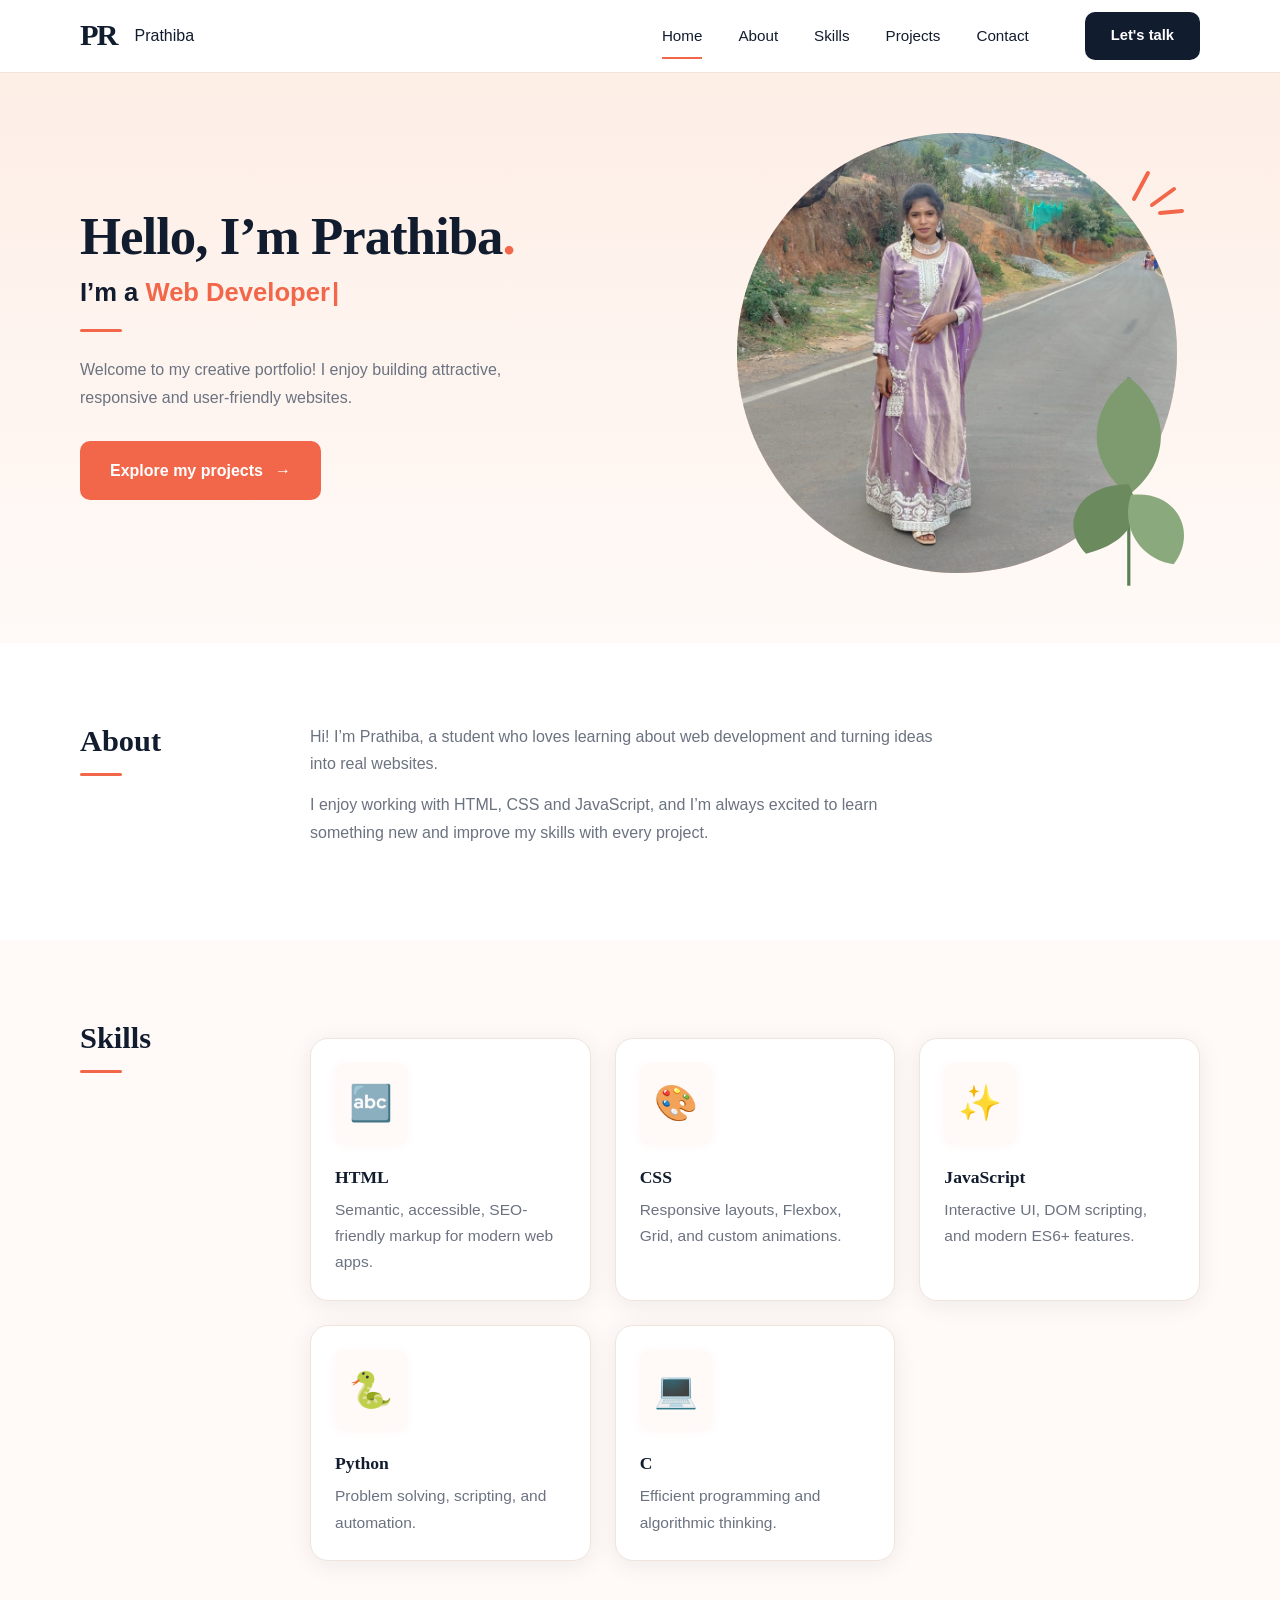
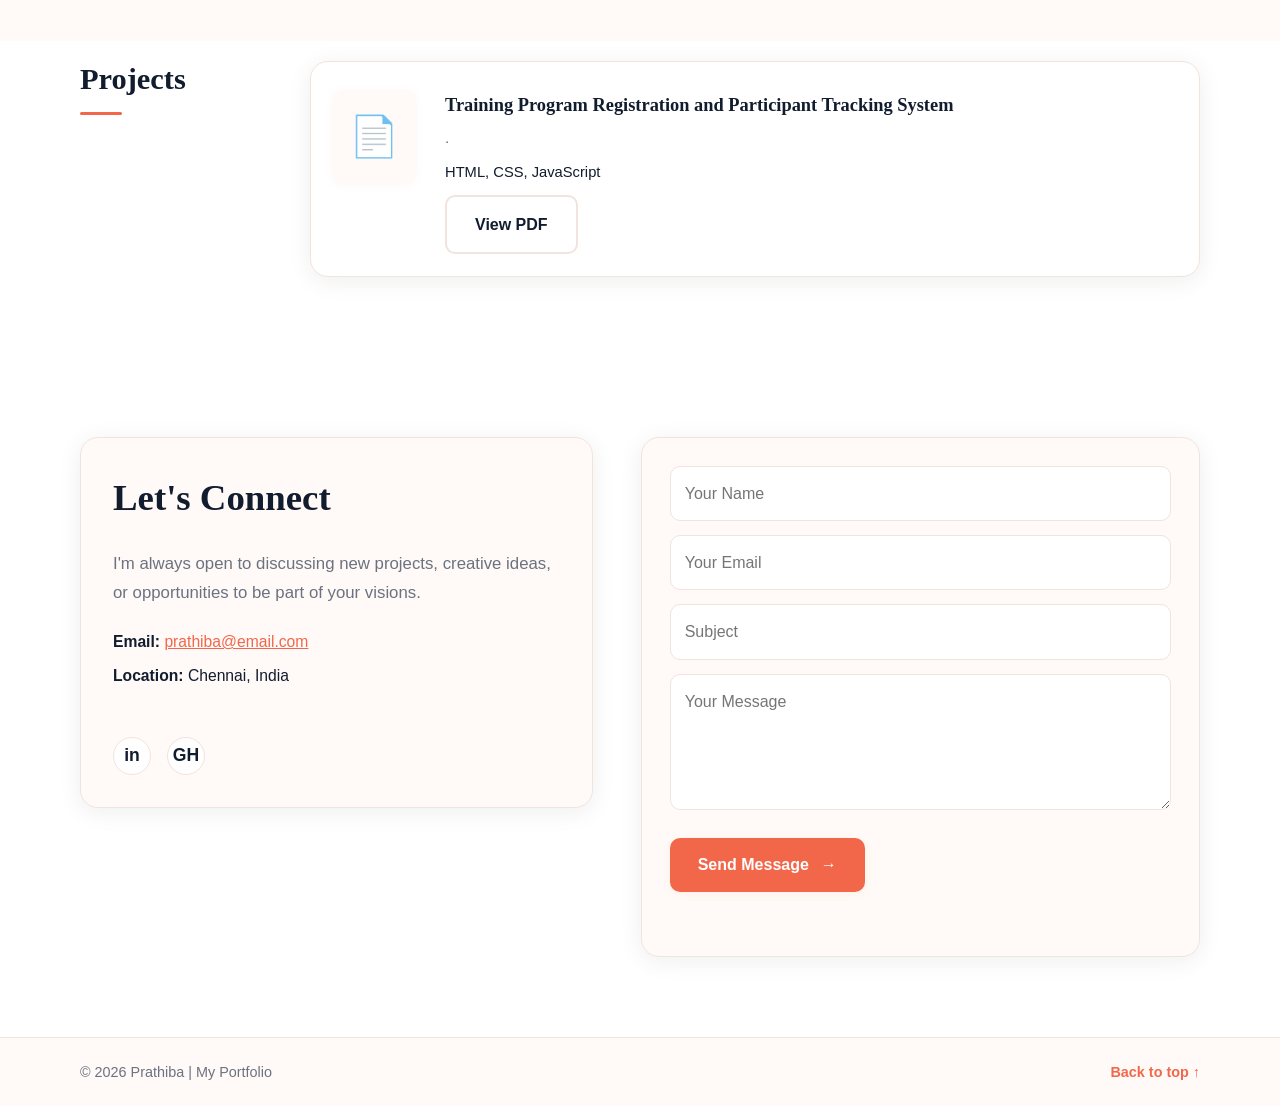
<file: portfolio/index.html>
<!DOCTYPE html>
<html lang="en">
<head>
    <meta charset="UTF-8">
    <meta name="viewport" content="width=device-width, initial-scale=1.0">
    <meta name="description" content="Prathiba's student portfolio">
    <title>Prathiba | Portfolio</title>
    <link rel="stylesheet" href="style.css">
    <script src="script.js" defer></script>
</head>
<body>

<header class="header" id="topbar">
    <nav class="navbar container">
        <a href="#home" class="brand"><span class="logo">PR</span><span class="brand-name">Prathiba</span></a>

        <button class="menu-toggle" id="menuToggle" aria-label="Open menu" aria-expanded="false">☰</button>

        <ul class="nav-links" id="navLinks">
            <li><a href="#home" class="active">Home</a></li>
            <li><a href="#about">About</a></li>
            <li><a href="#skills">Skills</a></li>
            <li><a href="#projects">Projects</a></li>
            <li><a href="#contact">Contact</a></li>
        </ul>

        <a href="#contact" class="talk-btn">Let's talk</a>
    </nav>
</header>

<main>
    <!-- HOME -->
    <section class="hero" id="home">
        <div class="container hero-grid">
            <div class="hero-text">
                <h1>Hello, I’m Prathiba<span class="dot">.</span></h1>
                <h2 class="typing-line">I’m a <span class="typing-text"></span><span class="cursor">|</span></h2>
                <span class="accent-line"></span>
                <p>Welcome to my creative portfolio! I enjoy building attractive, responsive and user-friendly websites.</p>
                <a href="#projects" class="btn">Explore my projects <span>→</span></a>
            </div>

            <div class="hero-photo">
                <div class="photo-circle">
                    <img id="profilePhoto" alt="Photo of Prathiba" style="visibility:hidden">
                </div>
                <svg class="rays" viewBox="0 0 60 60" aria-hidden="true">
                    <path d="M8 40 L22 14 M26 46 L48 30 M34 54 L56 52" stroke="#f2674a" stroke-width="4" stroke-linecap="round" fill="none"/>
                </svg>
                <svg class="leaf" viewBox="0 0 140 220" aria-hidden="true">
                    <path d="M70 215 C70 150 70 100 70 20" stroke="#5d7f55" stroke-width="3" fill="none"/>
                    <path d="M70 20 C30 50 30 100 70 130 C110 100 110 50 70 20Z" fill="#7d9b6f"/>
                    <path d="M70 120 C20 120 5 160 30 185 C70 175 85 150 70 120Z" fill="#6b8a5e"/>
                    <path d="M72 130 C115 125 135 165 112 195 C80 190 62 160 72 130Z" fill="#8aa97c"/>
                </svg>
            </div>
        </div>
    </section>

    <!-- ABOUT -->
    <section class="section about" id="about">
        <div class="container split">
            <div class="split-head"><h2>About</h2><span class="accent-line"></span></div>
            <div class="about-text reveal">
                <p>Hi! I’m Prathiba, a student who loves learning about web development and turning ideas into real websites.</p>
                <p>I enjoy working with HTML, CSS and JavaScript, and I’m always excited to learn something new and improve my skills with every project.</p>
            </div>
        </div>
    </section>

    <!-- SKILLS -->
    <section class="section skills" id="skills">
        <div class="container split">
            <div class="split-head"><h2>Skills</h2><span class="accent-line"></span></div>
            <div class="skills-grid">
                <div class="skill-card reveal html">
                    <div class="skill-icon">🔤</div>
                    <div class="skill-info">
                        <h3>HTML</h3>
                        <p>Semantic, accessible, SEO-friendly markup for modern web apps.</p>
                    </div>
                </div>
                <div class="skill-card reveal css">
                    <div class="skill-icon">🎨</div>
                    <div class="skill-info">
                        <h3>CSS</h3>
                        <p>Responsive layouts, Flexbox, Grid, and custom animations.</p>
                    </div>
                </div>
                <div class="skill-card reveal js">
                    <div class="skill-icon">✨</div>
                    <div class="skill-info">
                        <h3>JavaScript</h3>
                        <p>Interactive UI, DOM scripting, and modern ES6+ features.</p>
                    </div>
                </div>
                <div class="skill-card reveal python">
                    <div class="skill-icon">🐍</div>
                    <div class="skill-info">
                        <h3>Python</h3>
                        <p>Problem solving, scripting, and automation.</p>
                    </div>
                </div>
                <div class="skill-card reveal c">
                    <div class="skill-icon">💻</div>
                    <div class="skill-info">
                        <h3>C</h3>
                        <p>Efficient programming and algorithmic thinking.</p>
                    </div>
                </div>
                <!-- Add more skill cards as needed -->
            </div>
        </div>
    </section>

    <!-- PROJECTS -->
    <section class="section projects" id="projects">
        <div class="container split">
            <div class="split-head"><h2>Projects</h2><span class="accent-line"></span></div>
            <div class="project-cards">
                <!-- Example project card with PDF placeholder -->
                <article class="project-card reveal">
                    <div class="project-icon">📄</div>
                    <div class="project-info">
                        <h3>Training Program Registration and Participant Tracking System</h3>
                        <p>.</p>
                        <div class="project-tech">HTML, CSS, JavaScript</div>
                        <div class="project-links">
                            <a href="./pdfs/my-project.pdf" class="btn ghost" target="_blank" rel="noopener noreferrer">View PDF</a>
                        </div>
                    </div>
                </article>
                <!-- Add more project cards as you add PDFs -->
            </div>
        </div>
    </section>

    <!-- CONTACT -->
    <section class="section contact" id="contact">
        <div class="container contact-split">
            <div class="contact-left reveal">
                <h2>Let's Connect</h2>
                <p class="contact-desc">I'm always open to discussing new projects, creative ideas, or opportunities to be part of your visions.</p>
                <ul class="contact-details">
                    <li><strong>Email:</strong> <a href="mailto:prathiba@email.com">prathiba@email.com</a></li>
                    <li><strong>Location:</strong> Chennai, India</li>
                </ul>
                <div class="contact-socials">
                    <a href="#" aria-label="LinkedIn" class="social-link"><span>in</span></a>
                    <a href="#" aria-label="GitHub" class="social-link"><span>GH</span></a>
                    <!-- Add more social links as needed -->
                </div>
            </div>
            <div class="contact-right">
                <form class="contact-form reveal" id="contact-form">
                    <div class="form-group">
                        <input type="text" id="name" name="name" placeholder="Your Name" aria-label="Your name" required>
                    </div>
                    <div class="form-group">
                        <input type="email" id="email" name="email" placeholder="Your Email" aria-label="Your email" required>
                    </div>
                    <div class="form-group">
                        <input type="text" id="subject" name="subject" placeholder="Subject" aria-label="Subject" required>
                    </div>
                    <div class="form-group">
                        <textarea id="message" name="message" rows="4" placeholder="Your Message" aria-label="Your message" required></textarea>
                    </div>
                    <button class="btn send-btn" type="submit">Send Message <span>→</span></button>
                    <p id="form-message" role="status"></p>
                </form>
            </div>
        </div>
    </section>
</main>

<footer class="footer">
    <div class="container footer-row">
        <p>© <span id="year"></span> Prathiba | My Portfolio</p>
        <a href="#home">Back to top ↑</a>
    </div>
</footer>

<button class="back-to-top" aria-label="Back to top">↑</button>

</body>
</html>
</file>
<file: portfolio/style.css>
:root {
    --coral: #f2674a;
    --coral-dark: #e0523a;
    --peach: #fdeee6;
    --cream: #fffaf7;
    --navy: #111c2e;
    --muted: #6b7280;
    --border: #f0e4dc;
}

* { margin: 0; padding: 0; box-sizing: border-box; scroll-behavior: smooth; }

body {
    font-family: "Segoe UI", Arial, sans-serif;
    color: var(--navy);
    background: #fff;
    line-height: 1.7;
}

a { color: inherit; text-decoration: none; }
button { font: inherit; }
ul { list-style: none; }

.container { width: min(1120px, 90%); margin: 0 auto; }
.section { padding: 80px 0; scroll-margin-top: 72px; }

h1, h2, h3 { font-family: Georgia, "Times New Roman", serif; }
h2 { font-size: clamp(1.8rem, 3vw, 2.3rem); line-height: 1.2; }

.accent-line {
    display: block;
    width: 42px;
    height: 3px;
    border-radius: 3px;
    background: var(--coral);
    margin-top: 14px;
}

/* ===== HEADER ===== */
.header {
    transition: box-shadow 0.3s;
    position: sticky;
    top: 0;
    z-index: 100;
    background: #fff;
    border-bottom: 1px solid var(--border);
}

.navbar {
    min-height: 72px;
    display: flex;
    align-items: center;
    justify-content: space-between;
    gap: 20px;
}

.brand { display: flex; align-items: center; gap: 18px; }
.logo { font-family: Georgia, serif; font-size: 1.9rem; font-weight: bold; letter-spacing: -2px; }
.brand-name { font-weight: 500; }

.nav-links { display: flex; gap: 36px; margin-left: auto; margin-right: 36px; }

.nav-links a {
    position: relative;
    display: inline-block;
    padding: 6px 0;
    font-weight: 500;
    font-size: 0.95rem;
}

.nav-links a::after {
    content: "";
    position: absolute;
    left: 0; bottom: -4px;
    width: 100%; height: 2px;
    background: var(--coral);
    transform: scaleX(0);
    transition: transform 0.2s;
}

.nav-links a:hover::after,
.nav-links a.active::after { transform: scaleX(1); }

.talk-btn {
    background: var(--navy);
    color: #fff;
    padding: 11px 26px;
    border-radius: 10px;
    font-weight: 600;
    font-size: 0.92rem;
    white-space: nowrap;
}
.talk-btn:hover { background: var(--coral); }

.menu-toggle {
    display: none;
    border: 1px solid var(--border);
    background: var(--cream);
    border-radius: 8px;
    padding: 6px 12px;
    cursor: pointer;
}

/* ===== BUTTONS ===== */
.btn {
    display: inline-flex;
    align-items: center;
    gap: 12px;
    background: var(--coral);
    color: #fff;
    border: 2px solid var(--coral);
    padding: 14px 28px;
    border-radius: 10px;
    font-weight: 600;
    transition: 0.2s;
}
.btn:hover { background: var(--coral-dark); border-color: var(--coral-dark); transform: translateY(-2px); }
.btn.ghost { background: transparent; color: var(--navy); border-color: var(--border); }
.btn.ghost:hover { border-color: var(--coral); color: var(--coral); }

/* ===== HERO ===== */
.hero {
    background: linear-gradient(180deg, var(--peach) 0%, var(--cream) 100%);
    padding: 60px 0 70px;
    overflow: hidden;
}

.hero-grid {
    display: grid;
    grid-template-columns: 1.1fr 0.9fr;
    align-items: center;
    gap: 40px;
}

.hero-text h1 {
    font-size: clamp(2.2rem, 4.2vw, 3.3rem);
    line-height: 1.15;
    letter-spacing: -1px;
}
.dot { color: var(--coral); }
.hero-text .accent-line { margin: 28px 0; }
.hero-text p { max-width: 460px; color: var(--muted); margin-bottom: 30px; }

.hero-photo { position: relative; width: min(100%, 440px); justify-self: center; aspect-ratio: 1; }

.photo-circle {
    position: relative;
    width: 100%; height: 100%;
    border-radius: 50%;
    background: linear-gradient(160deg, #fcd8ca, #f9bfa9);
    overflow: hidden;
    display: grid;
    place-items: center;
}

.photo-circle img {
    position: absolute;
    inset: 0;
    width: 100%; height: 100%;
    object-fit: cover;
    object-position: center top;
    z-index: 2;
}

.photo-fallback {
    font-family: Georgia, serif;
    font-size: 6rem;
    font-weight: bold;
    color: #fff;
    letter-spacing: -6px;
}

.rays { position: absolute; top: 6%; right: -2%; width: 60px; z-index: 3; }
.leaf { position: absolute; right: -6%; bottom: -4%; width: 34%; z-index: 3; }

/* ===== SPLIT LAYOUT (heading left, content right) ===== */
.split { display: grid; grid-template-columns: 200px 1fr; gap: 30px; align-items: start; }
.split-head h2 { font-size: 1.9rem; }

.about { background: #fff; }
.about-text p { color: var(--muted); max-width: 640px; margin-bottom: 14px; }

/* ===== PROJECTS ===== */
.projects { background: #fff; padding-top: 20px; }
.cards { display: grid; grid-template-columns: repeat(2, 1fr); gap: 22px; }

.card {
    border-radius: 16px;
    overflow: hidden;
    border: 1px solid var(--border);
    transition: transform 0.25s, box-shadow 0.25s;
}
.card:hover { transform: translateY(-5px); box-shadow: 0 14px 30px rgba(17, 28, 46, 0.08); }

.card-art { height: 170px; display: grid; place-items: center; font-size: 4rem; }
.card-body { display: flex; justify-content: space-between; align-items: center; gap: 12px; padding: 18px 20px 20px; }
.card-body h3 { font-size: 1.15rem; }
.card-body p { color: var(--muted); font-size: 0.9rem; line-height: 1.5; }
.card-body small { color: var(--coral); font-weight: 600; font-size: 0.78rem; }

.arrow {
    flex-shrink: 0;
    width: 40px; height: 40px;
    border-radius: 50%;
    display: grid; place-items: center;
    font-size: 1.2rem;
    transition: 0.2s;
}
.arrow:hover { background: var(--navy) !important; color: #fff; }

.peach { background: #fff3ed; } .peach .card-art { background: #fde3d6; } .peach .arrow { background: #fcd8c8; color: var(--coral); }
.blue  { background: #f1f6ff; } .blue .card-art  { background: #dce9ff; } .blue .arrow  { background: #cfe0ff; color: #3b6fd6; }
.green { background: #f1faf4; } .green .card-art { background: #dcf1e3; } .green .arrow { background: #cdeadb; color: #2f8a57; }
.lilac { background: #f6f2ff; } .lilac .card-art { background: #e6dcff; } .lilac .arrow { background: #dccfff; color: #6a4bd1; }

/* ===== SKILLS ===== */
.skills { background: var(--cream); }
.pills { display: flex; flex-wrap: wrap; gap: 16px; }

.pill {
    display: flex; align-items: center; gap: 12px;
    background: #fff;
    border: 1px solid var(--border);
    border-radius: 14px;
    padding: 10px 24px 10px 12px;
    font-weight: 600;
    font-size: 0.92rem;
    transition: 0.2s;
}
.pill:hover { transform: translateY(-3px); border-color: var(--coral); }

.ic { display: grid; place-items: center; width: 36px; height: 36px; border-radius: 8px; font-size: 0.95rem; }
.html { background: #fde8e1; color: #e44d26; }
.css { background: #e3edff; color: #2862d2; }
.js { background: #f7df1e; color: #111; }
.flutter { background: #def3ff; color: #0a7ec2; }
.firebase { background: #fff1cc; }
.react { background: #dff6fc; color: #0b8fb0; font-size: 1.2rem; }

/* ===== CONTACT ===== */
.contact { background: #fff; }
.contact-body p { color: var(--muted); margin-bottom: 22px; }
.contact-links { display: flex; flex-wrap: wrap; gap: 14px; }

/* ===== FOOTER ===== */
.footer { background: var(--cream); border-top: 1px solid var(--border); padding: 22px 0; font-size: 0.9rem; }
.footer-row { display: flex; justify-content: space-between; flex-wrap: wrap; gap: 10px; color: var(--muted); }
.footer a { color: var(--coral); font-weight: 600; }

/* ===== RESPONSIVE ===== */
@media (max-width: 860px) {
    .menu-toggle { display: block; order: 3; }
    .talk-btn { display: none; }
    .navbar { justify-content: space-between; }

    .nav-links {
        display: none;
        position: absolute;
        top: 72px; left: 0; right: 0;
        flex-direction: column;
        gap: 4px;
        margin: 0;
        padding: 16px 5%;
        background: #fff;
        border-bottom: 1px solid var(--border);
    }
    .nav-links.open { display: flex; }
    .nav-links a { display: block; padding: 10px 0; }
    .nav-links a::after { display: none; }
    .nav-links a.active { color: var(--coral); }

    .hero-grid { grid-template-columns: 1fr; text-align: center; }
    .hero-text p { margin-left: auto; margin-right: auto; }
    .hero-text .accent-line { margin-left: auto; margin-right: auto; }
    .hero-photo { width: min(80%, 340px); order: -1; }

    .split { grid-template-columns: 1fr; gap: 20px; }
    .section { padding: 60px 0; }
}

@media (max-width: 560px) {
    .cards { grid-template-columns: 1fr; }
    .pill { padding-right: 16px; }
}

/* Placeholder card */
.card.empty { background: var(--cream); border-style: dashed; }
.card.empty:hover { transform: none; box-shadow: none; }
.card.empty .card-art { background: var(--peach); }

/* ===== EXTRAS FOR THIS PORTFOLIO ===== */
html { scroll-behavior: smooth; }
.header.scrolled { box-shadow: 0 6px 20px rgba(17, 28, 46, 0.08); }

.typing-line { font-family: "Segoe UI", Arial, sans-serif; font-size: clamp(1.15rem, 2.2vw, 1.6rem); font-weight: 600; margin-top: 10px; }
.typing-text { color: var(--coral); }
.cursor { color: var(--coral); margin-left: 2px; animation: blink 1s steps(1) infinite; }
@keyframes blink { 50% { opacity: 0; } }
.hero-text .accent-line { margin: 22px 0 24px; }

/* Scroll reveal (only hidden when JavaScript is running) */
.js .reveal { opacity: 0; transform: translateY(25px); transition: opacity 0.7s ease, transform 0.7s ease; }
.js .reveal.show { opacity: 1; transform: none; }

/* Skill bars */
.skill-list { max-width: 640px; display: grid; gap: 22px; }
.skill-top { display: flex; justify-content: space-between; font-weight: 600; font-size: 0.95rem; margin-bottom: 8px; }
.skill-progress { width: 0; height: 100%; background: linear-gradient(90deg, #f2674a, #f7a58f); border-radius: 20px; transition: width 1.5s ease; }

/* ===== NEW SKILLS CARDS ===== */
.skills-grid {
    display: grid;
    grid-template-columns: repeat(3, minmax(0, 1fr));
    align-items: stretch;
    gap: 24px;
    margin-top: 18px;
}
.skill-card {
    background: #fff;
    border-radius: 18px;
    box-shadow: 0 4px 24px rgba(17,28,46,0.07);
    padding: 24px;
    display: flex;
    flex-direction: column;
    align-items: flex-start;
    gap: 18px;
    border: 1px solid var(--border);
    color: var(--navy);
    min-width: 0;
    min-height: 230px;
    height: auto;
    overflow: visible;
    transition: transform 0.22s ease, box-shadow 0.22s ease, border-color 0.22s ease;
}
.skill-card:hover {
    transform: translateY(-4px);
    box-shadow: 0 10px 28px rgba(17,28,46,0.11);
    border-color: var(--coral);
}
.skill-icon {
    font-size: 2.2rem;
    background: var(--cream);
    border-radius: 10px;
    padding: 10px 14px;
    margin-bottom: 2px;
    color: var(--coral);
    box-shadow: 0 2px 8px rgba(242,103,74,0.07);
}
.skill-info h3 {
    margin: 0 0 4px 0;
    font-size: 1.1rem;
}
.skill-info p {
    color: var(--muted);
    font-size: 0.97rem;
    margin: 0;
}
.skill-card.html .skill-icon { color: #e44d26; }
.skill-card.css .skill-icon { color: #2862d2; }
.skill-card.js .skill-icon { color: #f7df1e; }
.skill-card.python .skill-icon { color: #3572A5; }
.skill-card.c .skill-icon { color: #00599C; }

/* ===== NEW PROJECT CARDS ===== */
.project-cards {
    display: grid;
    grid-template-columns: repeat(auto-fit, minmax(320px, 1fr));
    gap: 28px;
}
.project-card {
    display: flex;
    align-items: flex-start;
    gap: 22px;
    background: #fff;
    border-radius: 18px;
    box-shadow: 0 4px 24px rgba(17,28,46,0.07);
    border: 1px solid var(--border);
    padding: 28px 22px 22px 22px;
    transition: transform 0.22s, box-shadow 0.22s;
    min-height: 180px;
}
.project-card:hover {
    transform: translateY(-7px) scale(1.03);
    box-shadow: 0 10px 32px rgba(17,28,46,0.13);
    border-color: var(--coral);
}
.project-icon {
    font-size: 2.5rem;
    background: var(--cream);
    border-radius: 10px;
    padding: 12px 16px;
    color: var(--coral);
    box-shadow: 0 2px 8px rgba(242,103,74,0.07);
    margin-right: 8px;
}
.project-info h3 {
    margin: 0 0 4px 0;
    font-size: 1.15rem;
}
.project-info p {
    color: var(--muted);
    font-size: 0.97rem;
    margin: 0 0 8px 0;
}
.project-tech {
    font-size: 0.92rem;
    color: var(--navy);
    margin-bottom: 10px;
}
.project-links {
    display: flex;
    align-items: center;
    gap: 16px;
    margin-top: 8px;
}
.pdf-placeholder {
    color: var(--muted);
    font-size: 0.88rem;
    margin-left: 6px;
}

/* ===== NEW CONTACT SPLIT ===== */
.contact-split {
    display: grid;
    grid-template-columns: 1.1fr 1.2fr;
    gap: 48px;
    align-items: flex-start;
}
.contact-left {
    background: var(--cream);
    border-radius: 18px;
    box-shadow: 0 4px 24px rgba(17,28,46,0.07);
    padding: 38px 32px 32px 32px;
    display: flex;
    flex-direction: column;
    gap: 22px;
    border: 1px solid var(--border);
    min-width: 220px;
}
.contact-left h2 {
    margin-bottom: 8px;
}
.contact-desc {
    color: var(--muted);
    font-size: 1.05rem;
}
.contact-details {
    list-style: none;
    padding: 0;
    margin: 0 0 10px 0;
    color: var(--navy);
    font-size: 0.98rem;
}
.contact-details li {
    margin-bottom: 7px;
}
.contact-details a { color: var(--coral); text-decoration: underline; }
.contact-socials {
    display: flex;
    gap: 16px;
    margin-top: 8px;
}
.social-link {
    display: flex;
    align-items: center;
    justify-content: center;
    width: 38px;
    height: 38px;
    background: #fff;
    border-radius: 50%;
    border: 1.5px solid var(--border);
    color: var(--navy);
    font-weight: bold;
    font-size: 1.1rem;
    transition: background 0.18s, color 0.18s, border-color 0.18s, transform 0.18s;
}
.social-link:hover {
    background: var(--coral);
    color: #fff;
    border-color: var(--coral);
    transform: translateY(-2px) scale(1.08);
}
.contact-right {
    display: flex;
    align-items: center;
    justify-content: center;
}
.contact-form {
    width: 100%;
    max-width: 440px;
    background: #fff;
    border-radius: 18px;
    box-shadow: 0 4px 24px rgba(17,28,46,0.07);
    padding: 32px 28px 28px 28px;
    border: 1px solid var(--border);
    display: flex;
    flex-direction: column;
    gap: 18px;
}
.form-group { width: 100%; }
.contact-form input, .contact-form textarea {
    width: 100%;
    padding: 13px 14px;
    border: 1px solid var(--border);
    border-radius: 10px;
    background: #fff;
    font: inherit;
    color: var(--navy);
    outline: none;
    resize: vertical;
    font-size: 1rem;
    margin-bottom: 0;
}
.contact-form input:focus, .contact-form textarea:focus {
    border-color: var(--coral);
    box-shadow: 0 0 0 2px #fdeee6;
}
.send-btn {
    align-self: flex-start;
    background: var(--coral);
    color: #fff;
    border-radius: 10px;
    font-weight: 600;
    font-size: 1rem;
    padding: 13px 28px;
    border: none;
    box-shadow: 0 2px 8px rgba(242,103,74,0.07);
    transition: background 0.18s, transform 0.18s;
    cursor: pointer;
    margin-top: 6px;
}
.send-btn:hover {
    background: var(--coral-dark);
    transform: translateY(-2px) scale(1.04);
}
.contact-form .btn { align-self: flex-start; }
#form-message { color: var(--coral); font-size: 0.95rem; min-height: 1.4em; margin-top: 2px; }

@media (max-width: 900px) {
    .contact-split { grid-template-columns: 1fr; gap: 32px; }
    .contact-left, .contact-right { min-width: 0; }
    .contact-left { padding: 28px 18px 18px 18px; }
    .contact-form { padding: 22px 10px 18px 10px; }
}
@media (max-width: 860px) {
    .skills-grid { grid-template-columns: repeat(2, minmax(0, 1fr)); }
    .project-cards { grid-template-columns: 1fr 1fr; }
}
@media (max-width: 560px) {
    .skills-grid { grid-template-columns: 1fr; }
    .project-cards { grid-template-columns: 1fr; }
    .contact-left, .contact-form { padding: 14px 4px; }
}

/* Contact form */
.contact-form { display: flex; flex-direction: column; gap: 14px; max-width: 560px; padding: 28px; border: 1px solid var(--border); border-radius: 18px; background: var(--cream); }
.form-intro { color: var(--muted); }
.contact-form input, .contact-form textarea { width: 100%; padding: 13px 14px; border: 1px solid var(--border); border-radius: 10px; background: #fff; font: inherit; color: var(--navy); outline: none; resize: vertical; }
.contact-form input:focus, .contact-form textarea:focus { border-color: var(--coral); }
.contact-form .btn { align-self: flex-start; }
#form-message { color: var(--coral); font-size: 0.9rem; min-height: 1.4em; }

/* Back to top */
.back-to-top { position: fixed; bottom: 25px; right: 25px; width: 45px; height: 45px; border: none; border-radius: 50%; background: var(--coral); color: #fff; font-size: 24px; cursor: pointer; opacity: 0; pointer-events: none; transition: opacity 0.3s; z-index: 90; }
.back-to-top.visible { opacity: 1; pointer-events: auto; }

.photo-circle img { object-position: center 20%; }

@media (prefers-reduced-motion: reduce) {
    *, *::before, *::after { scroll-behavior: auto !important; transition-duration: 0.01ms !important; animation-duration: 0.01ms !important; }
}
</file>
